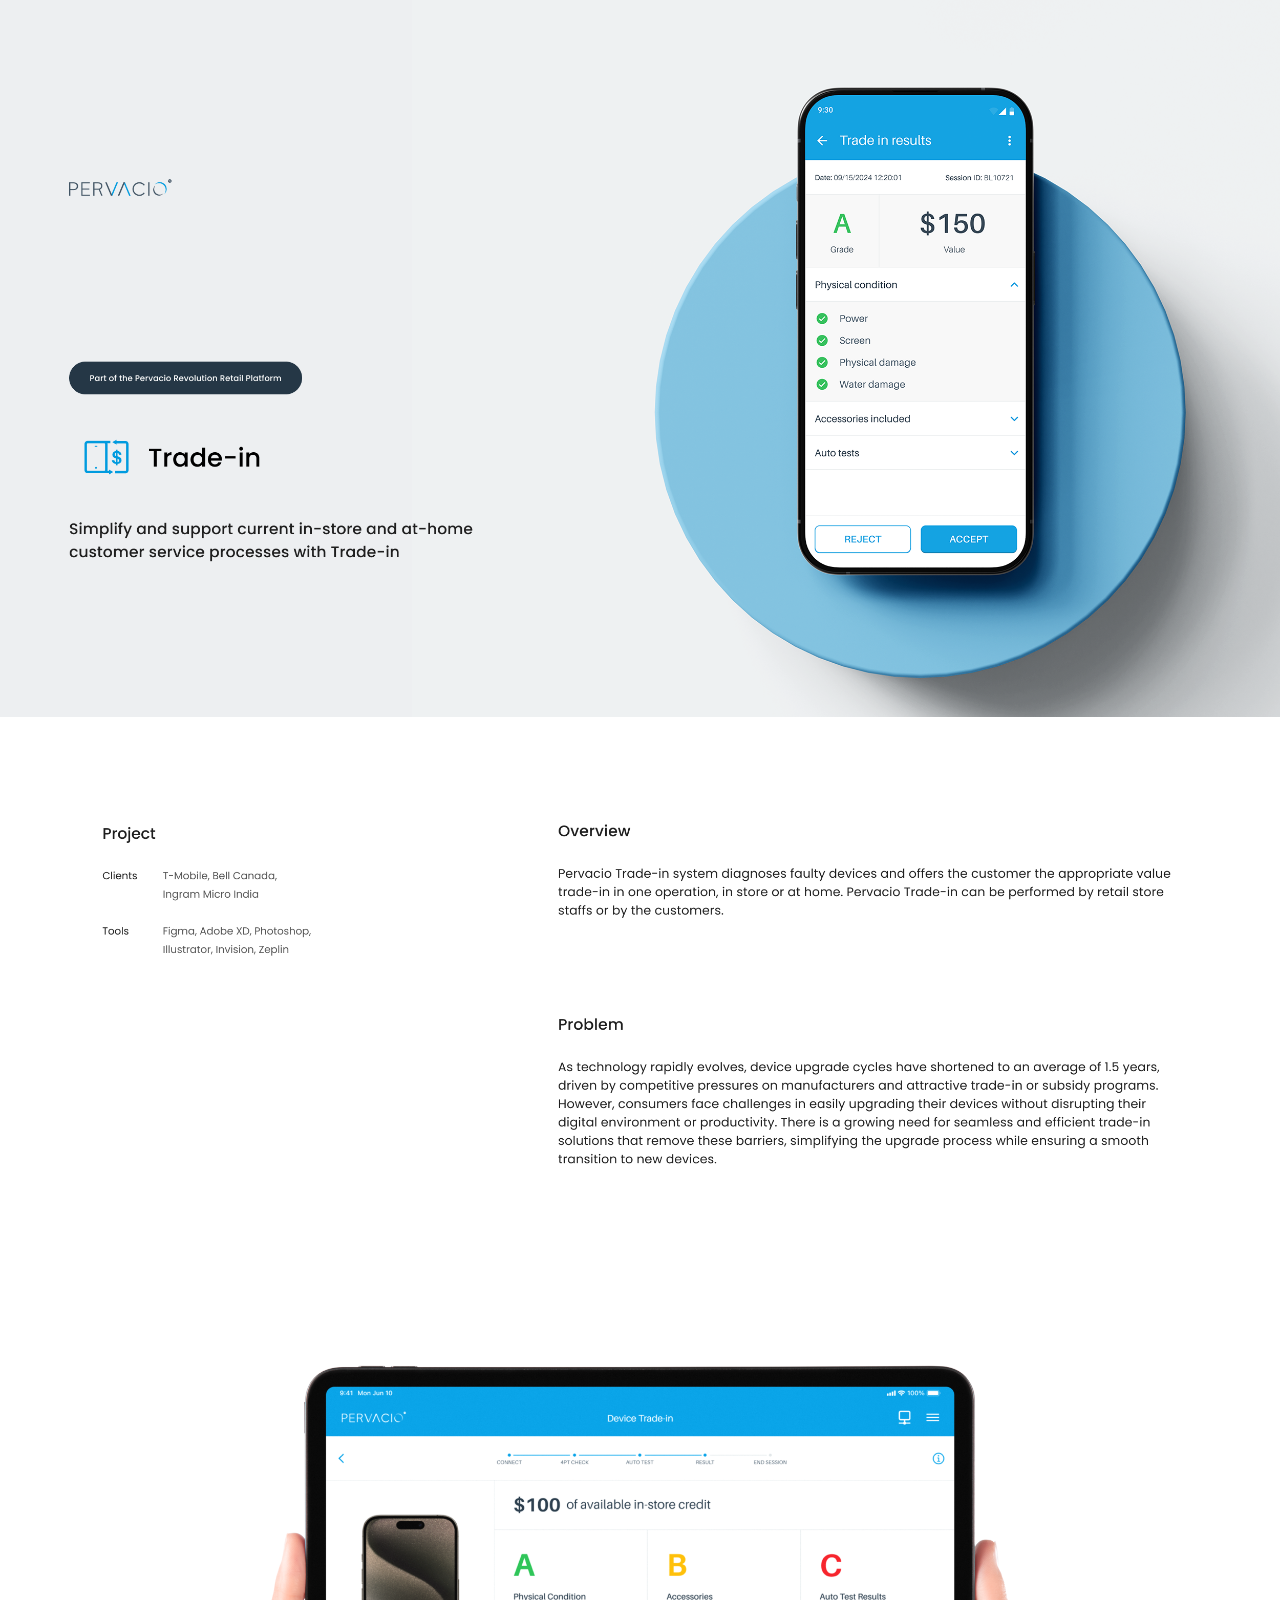
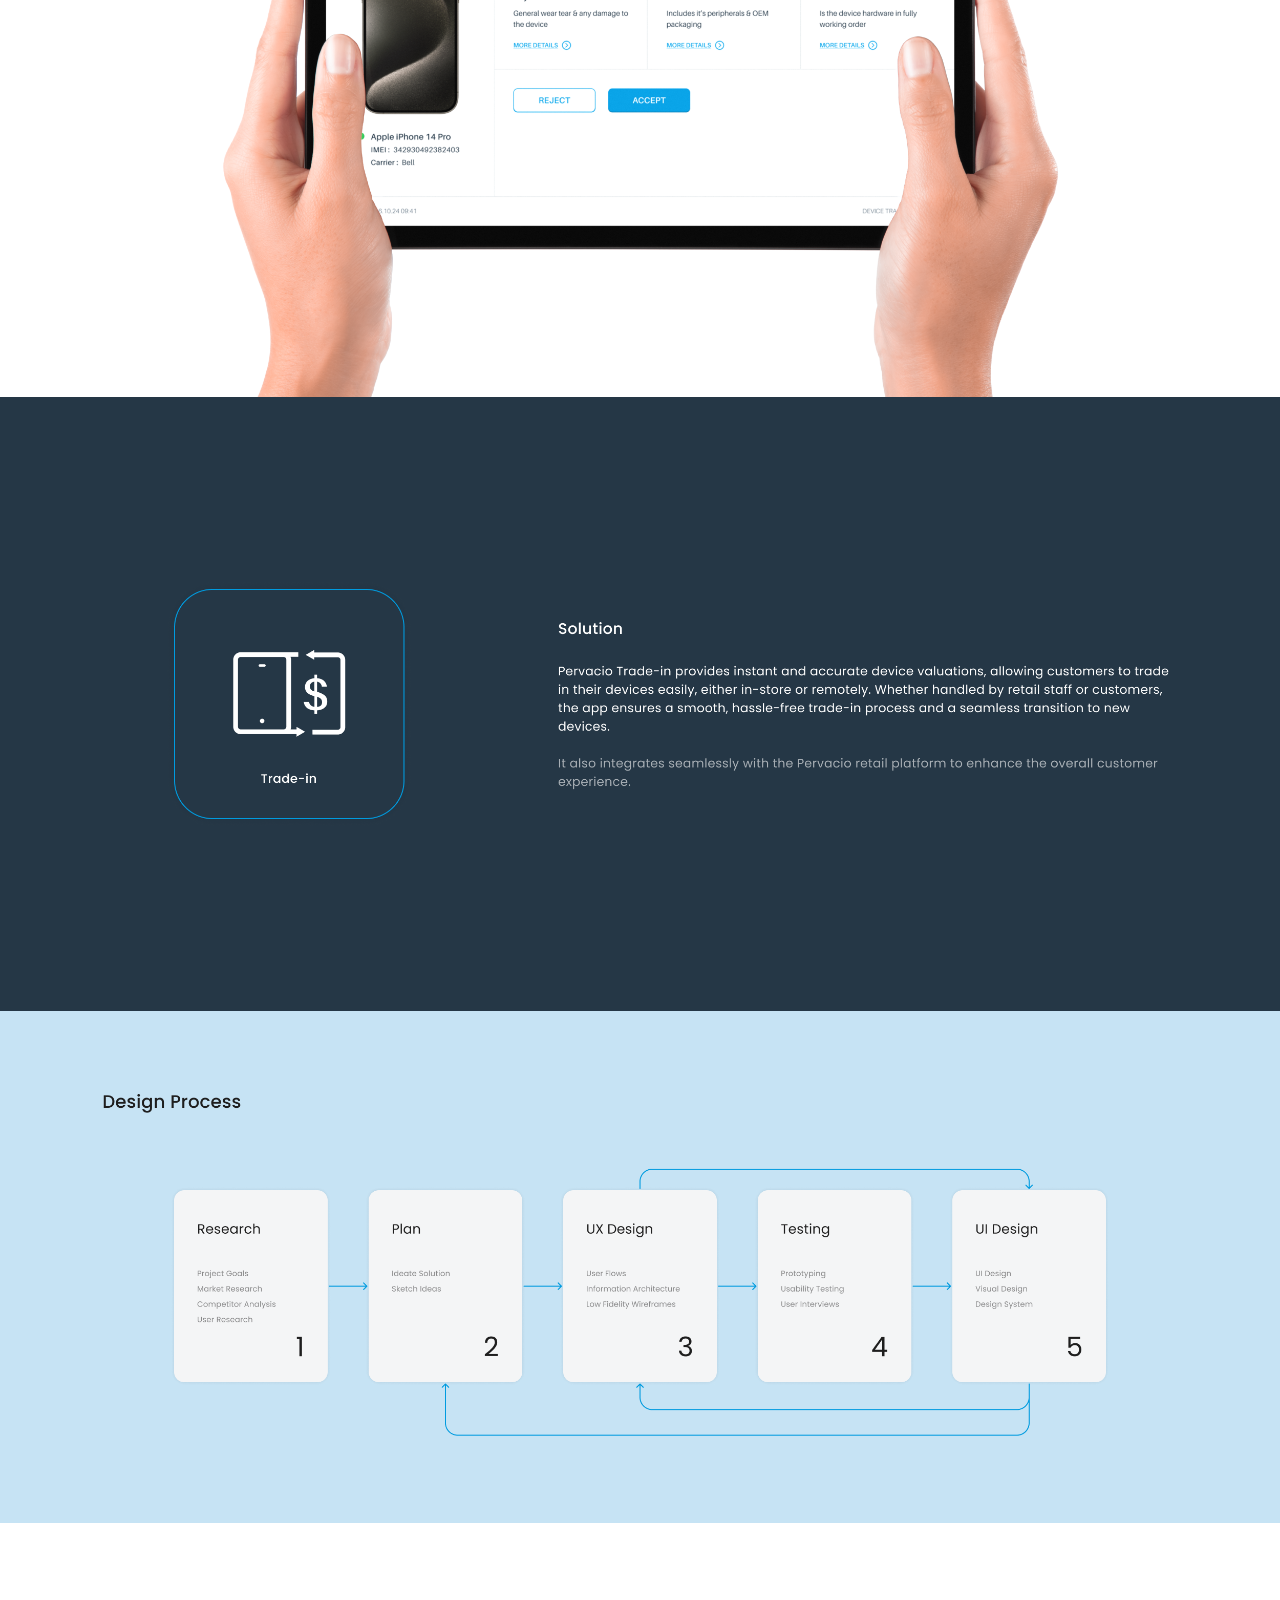
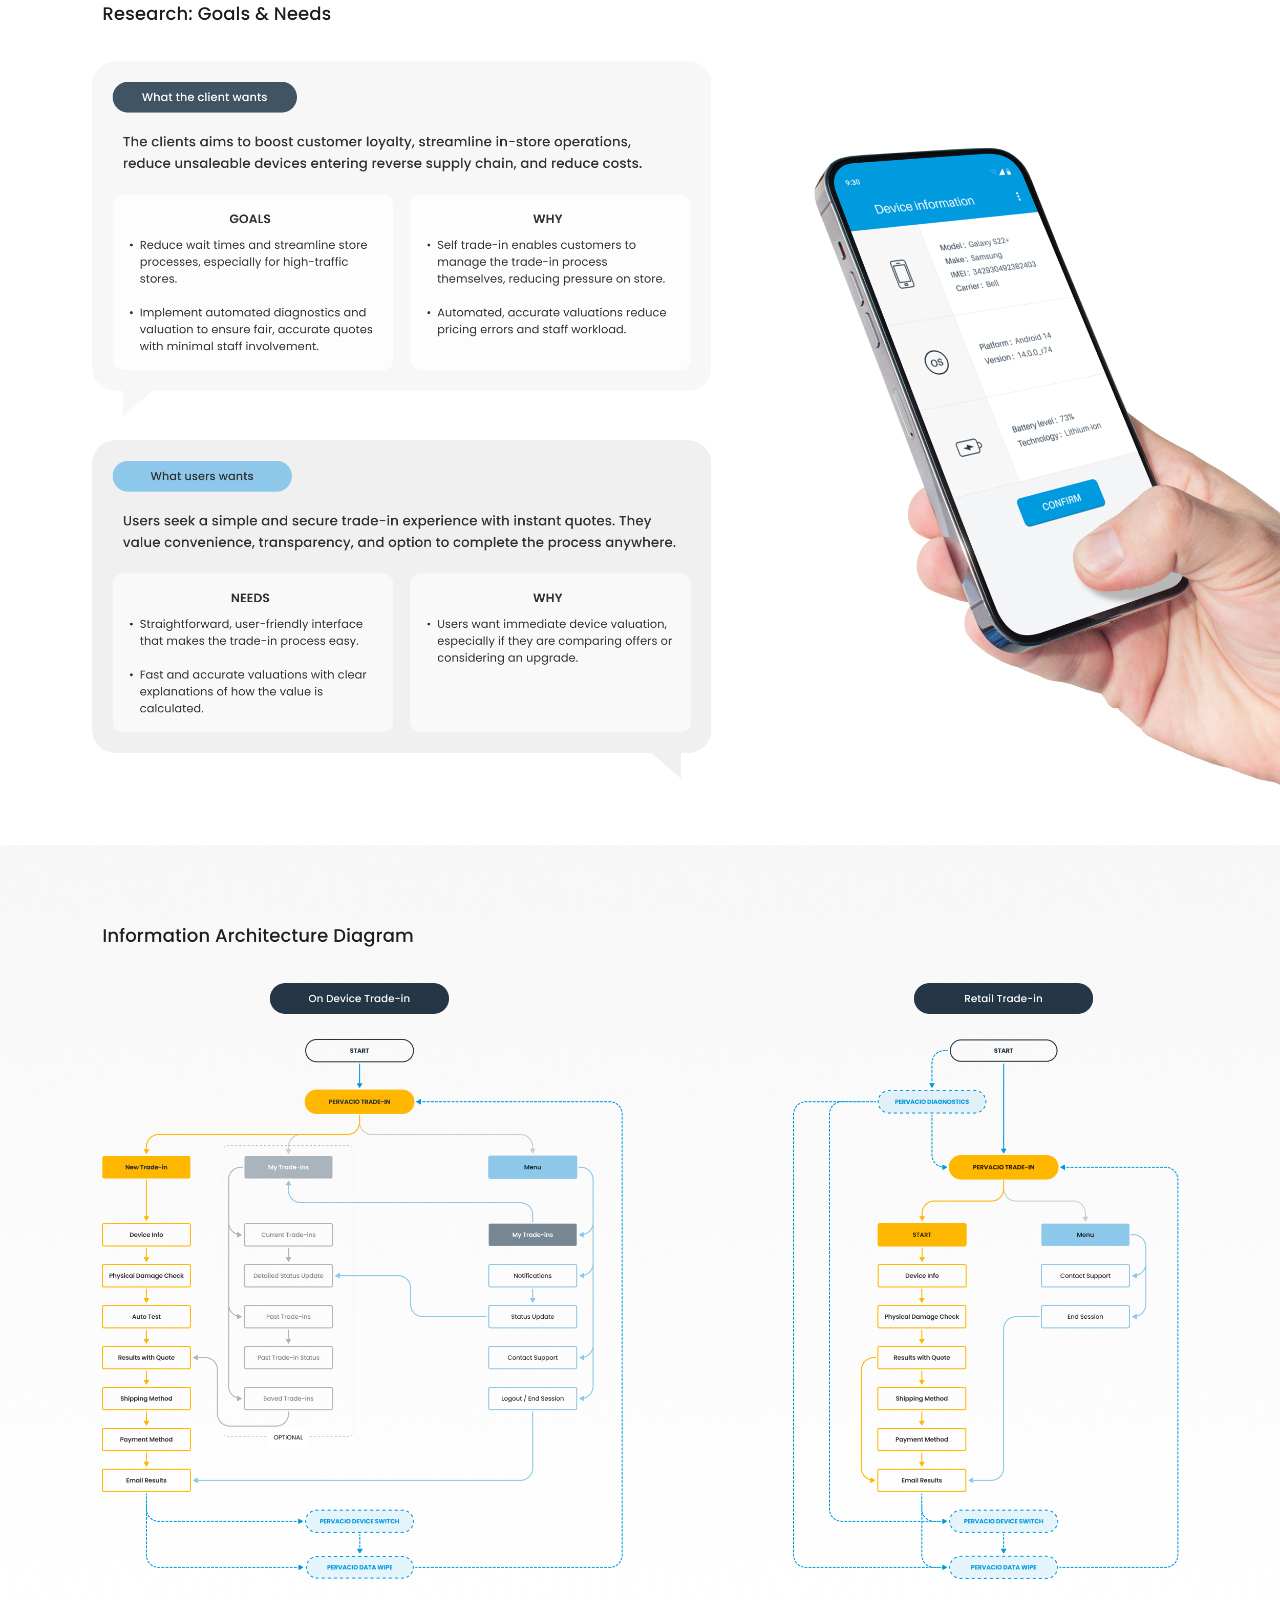
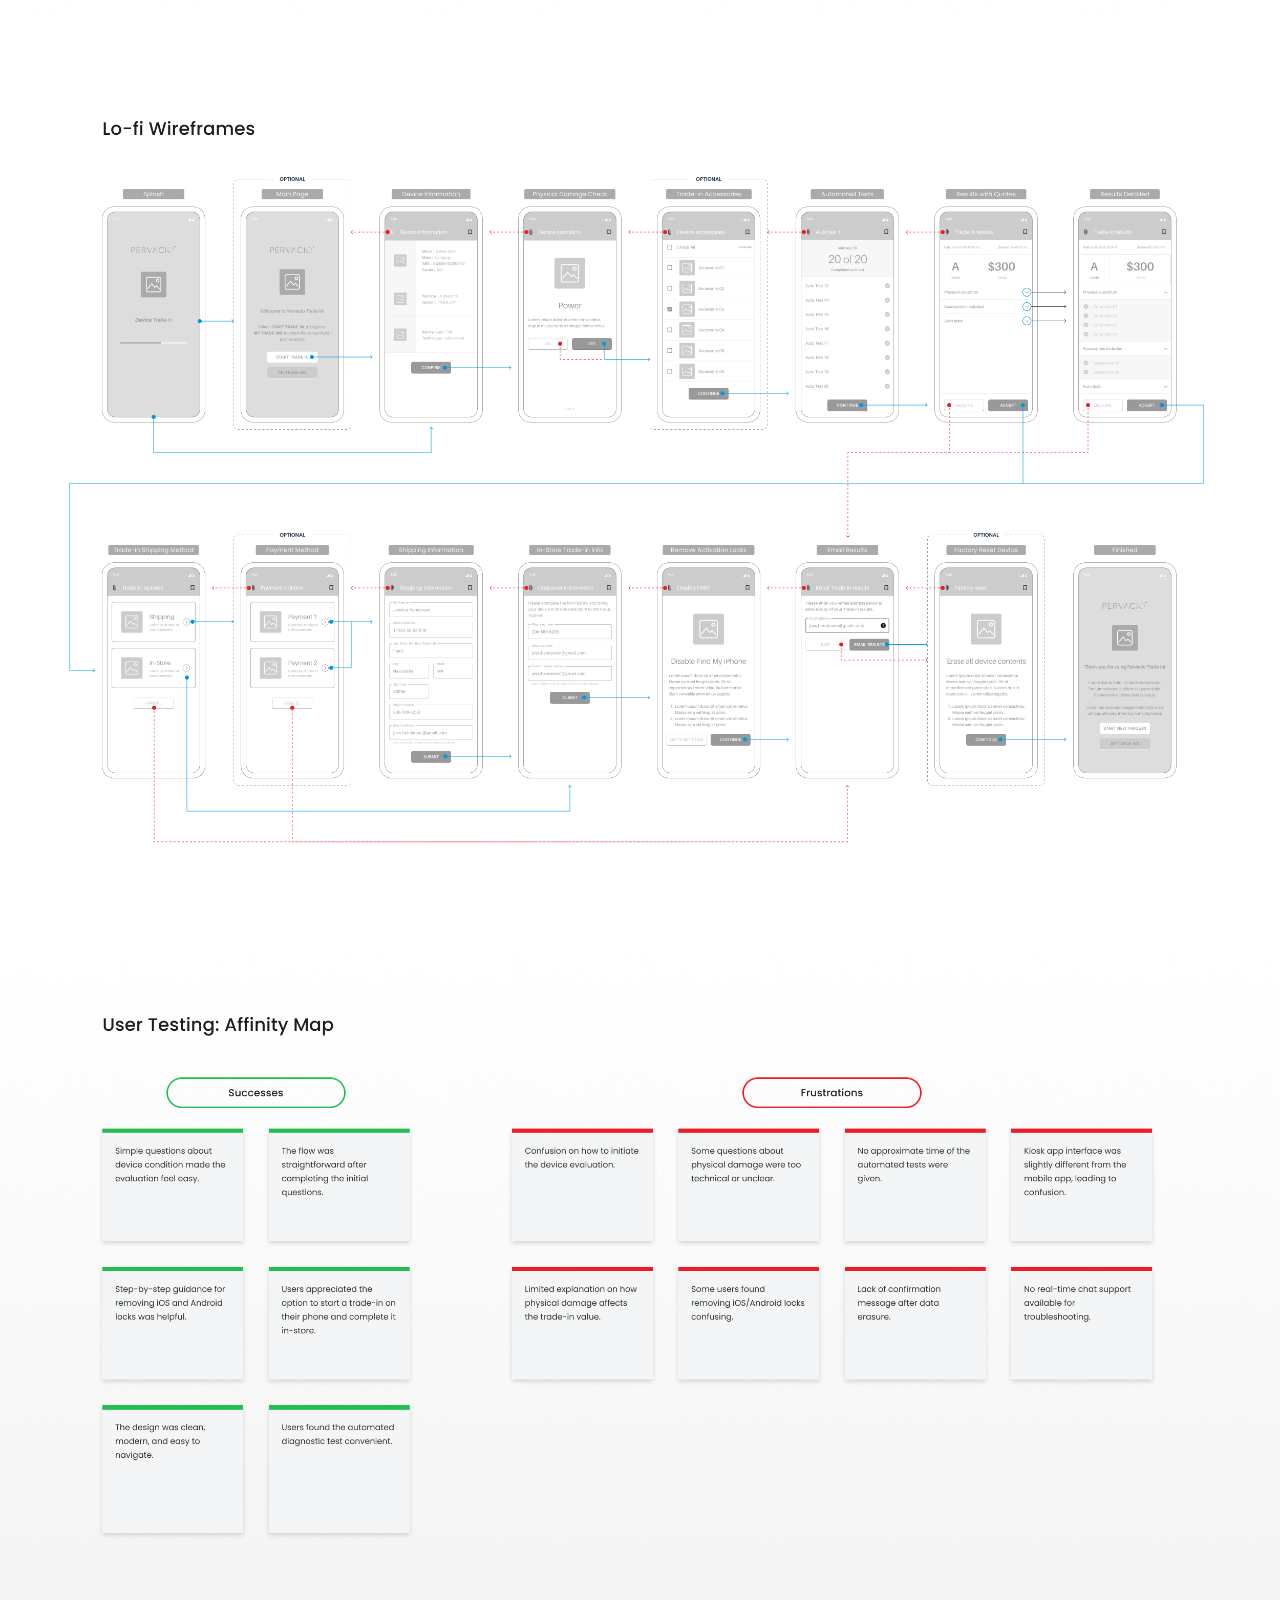
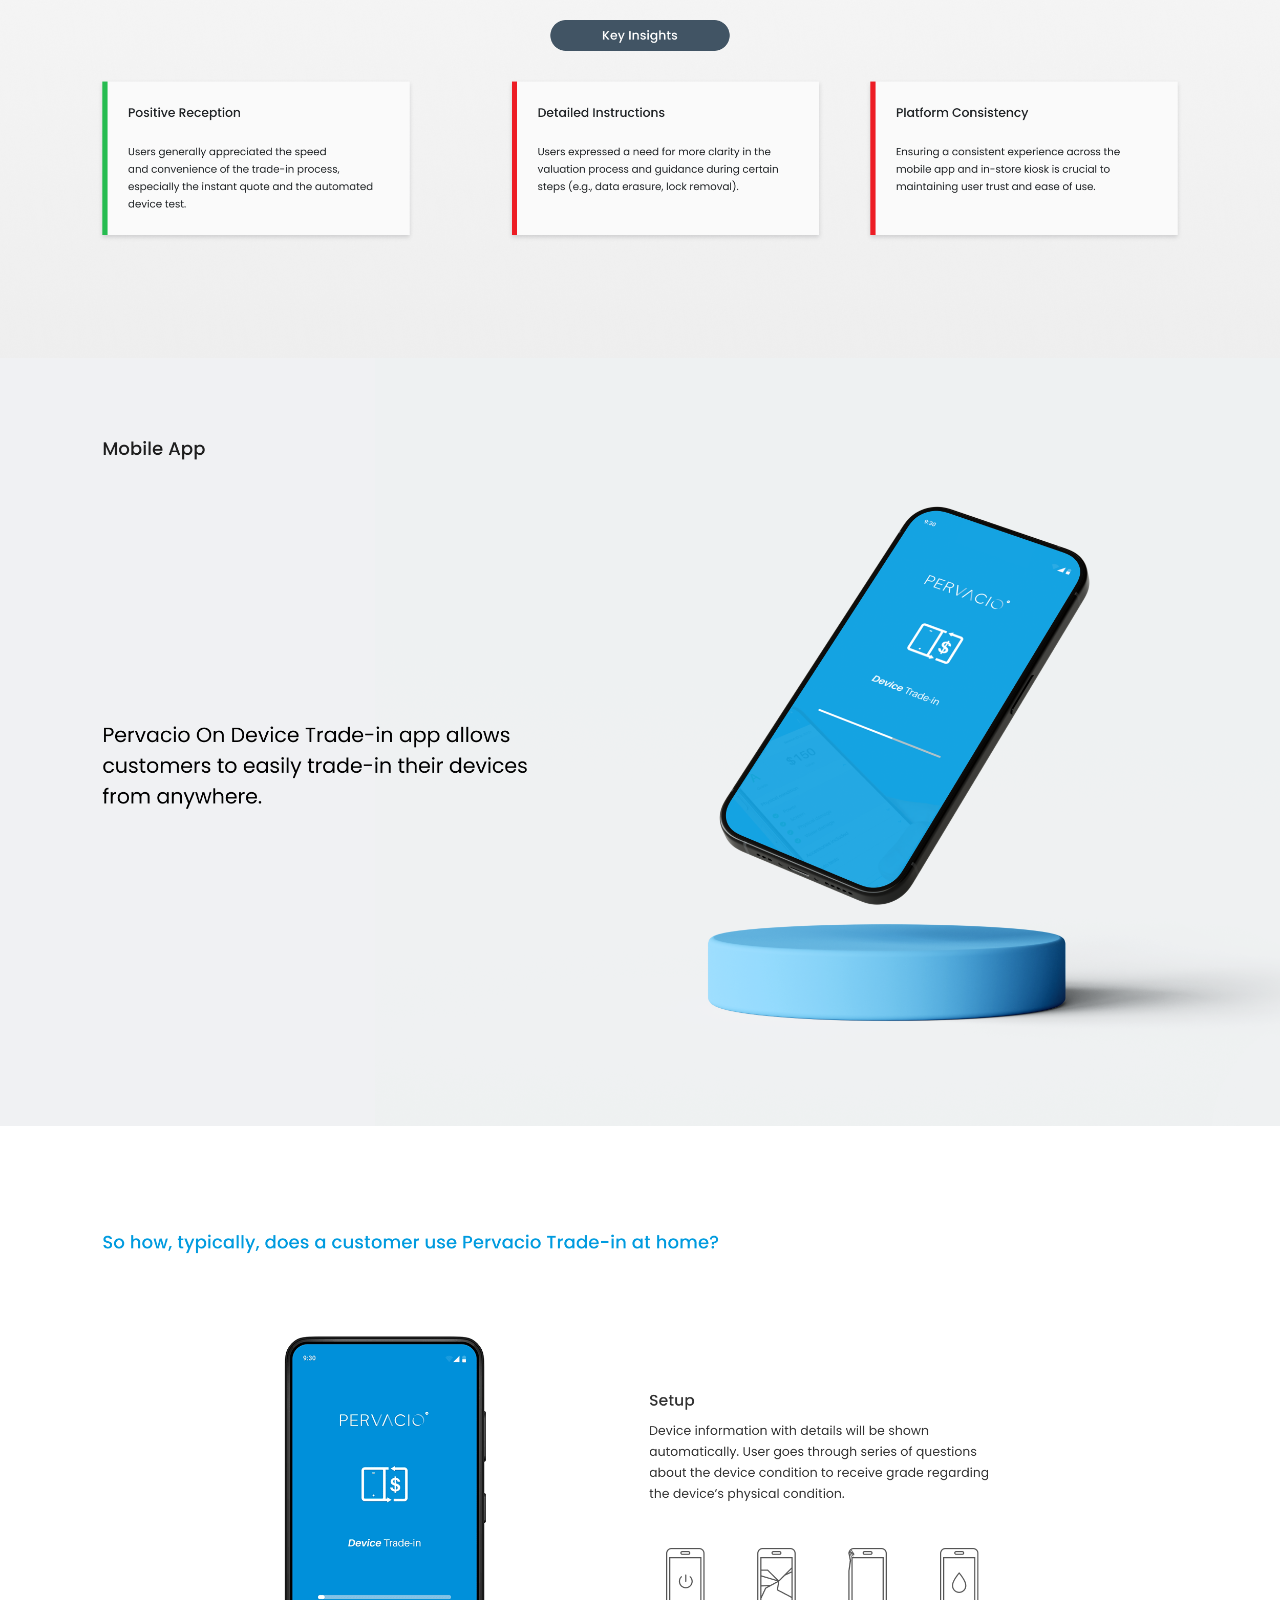
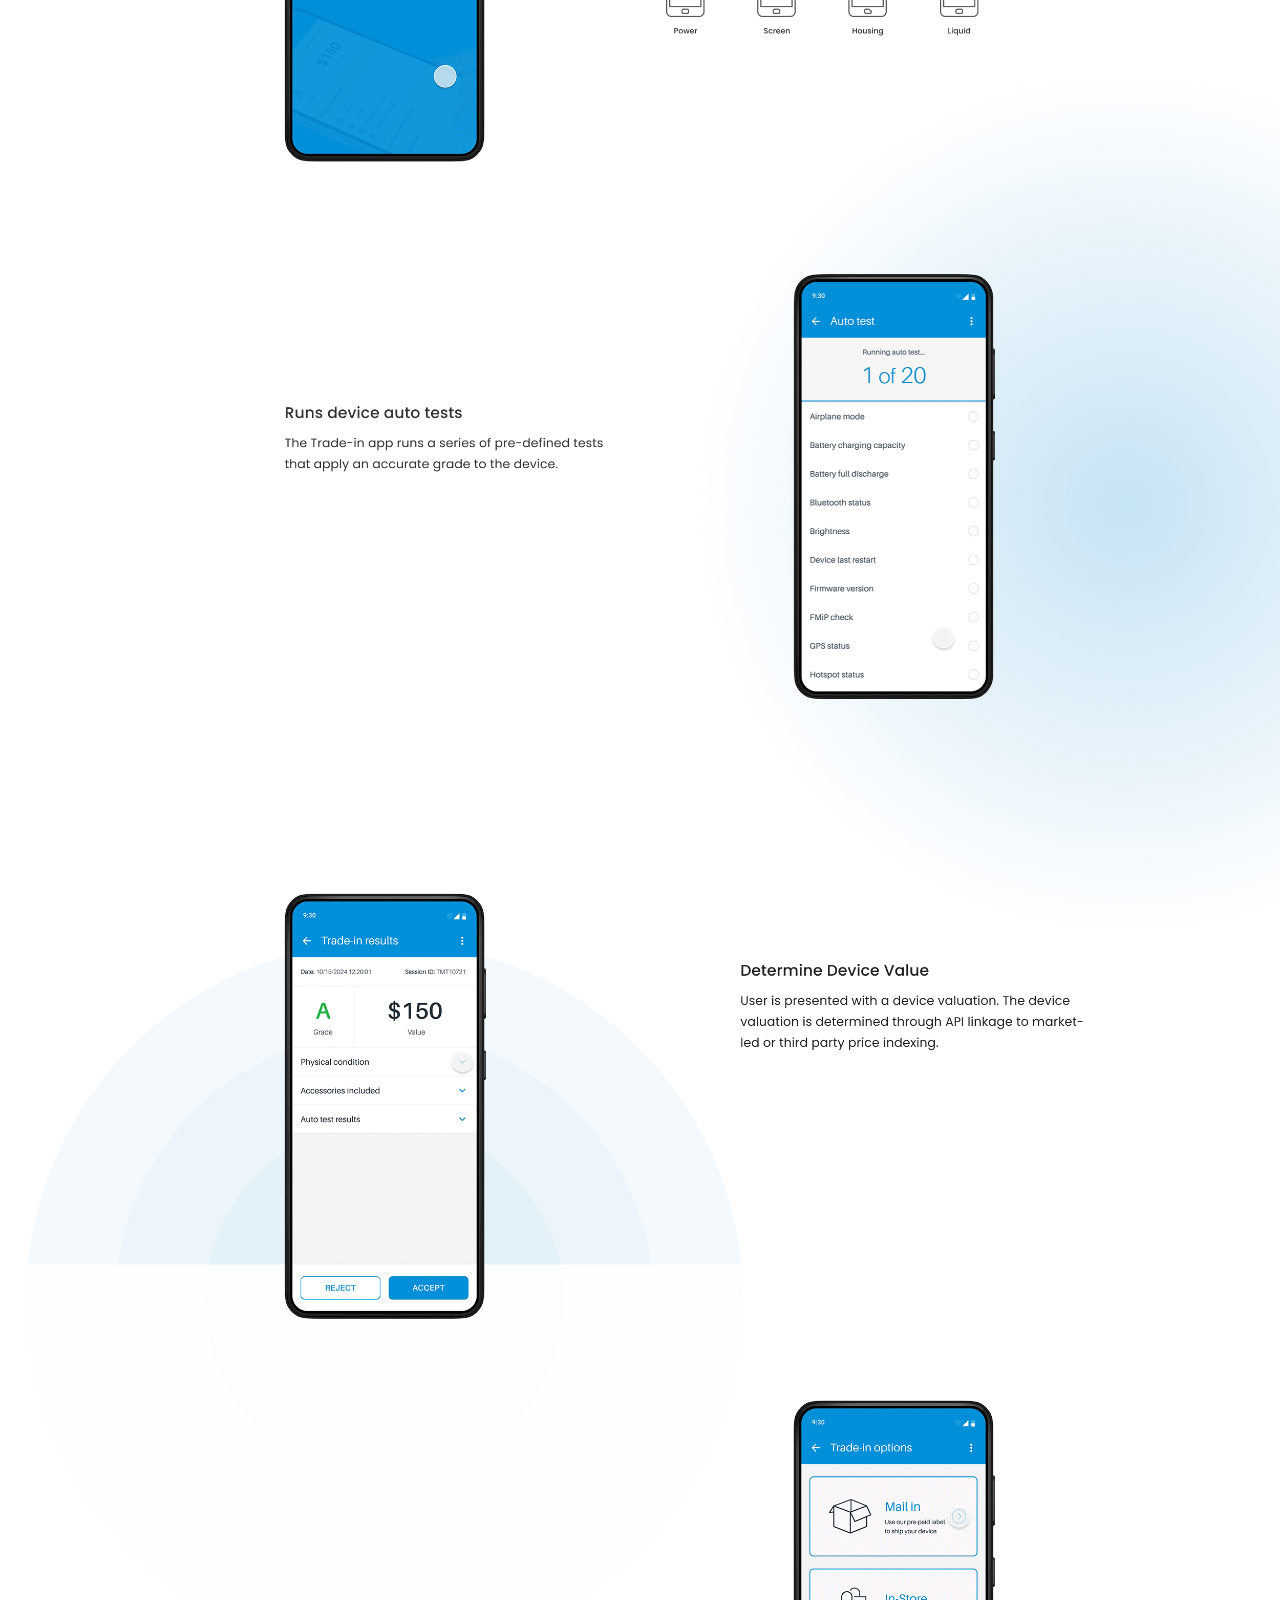
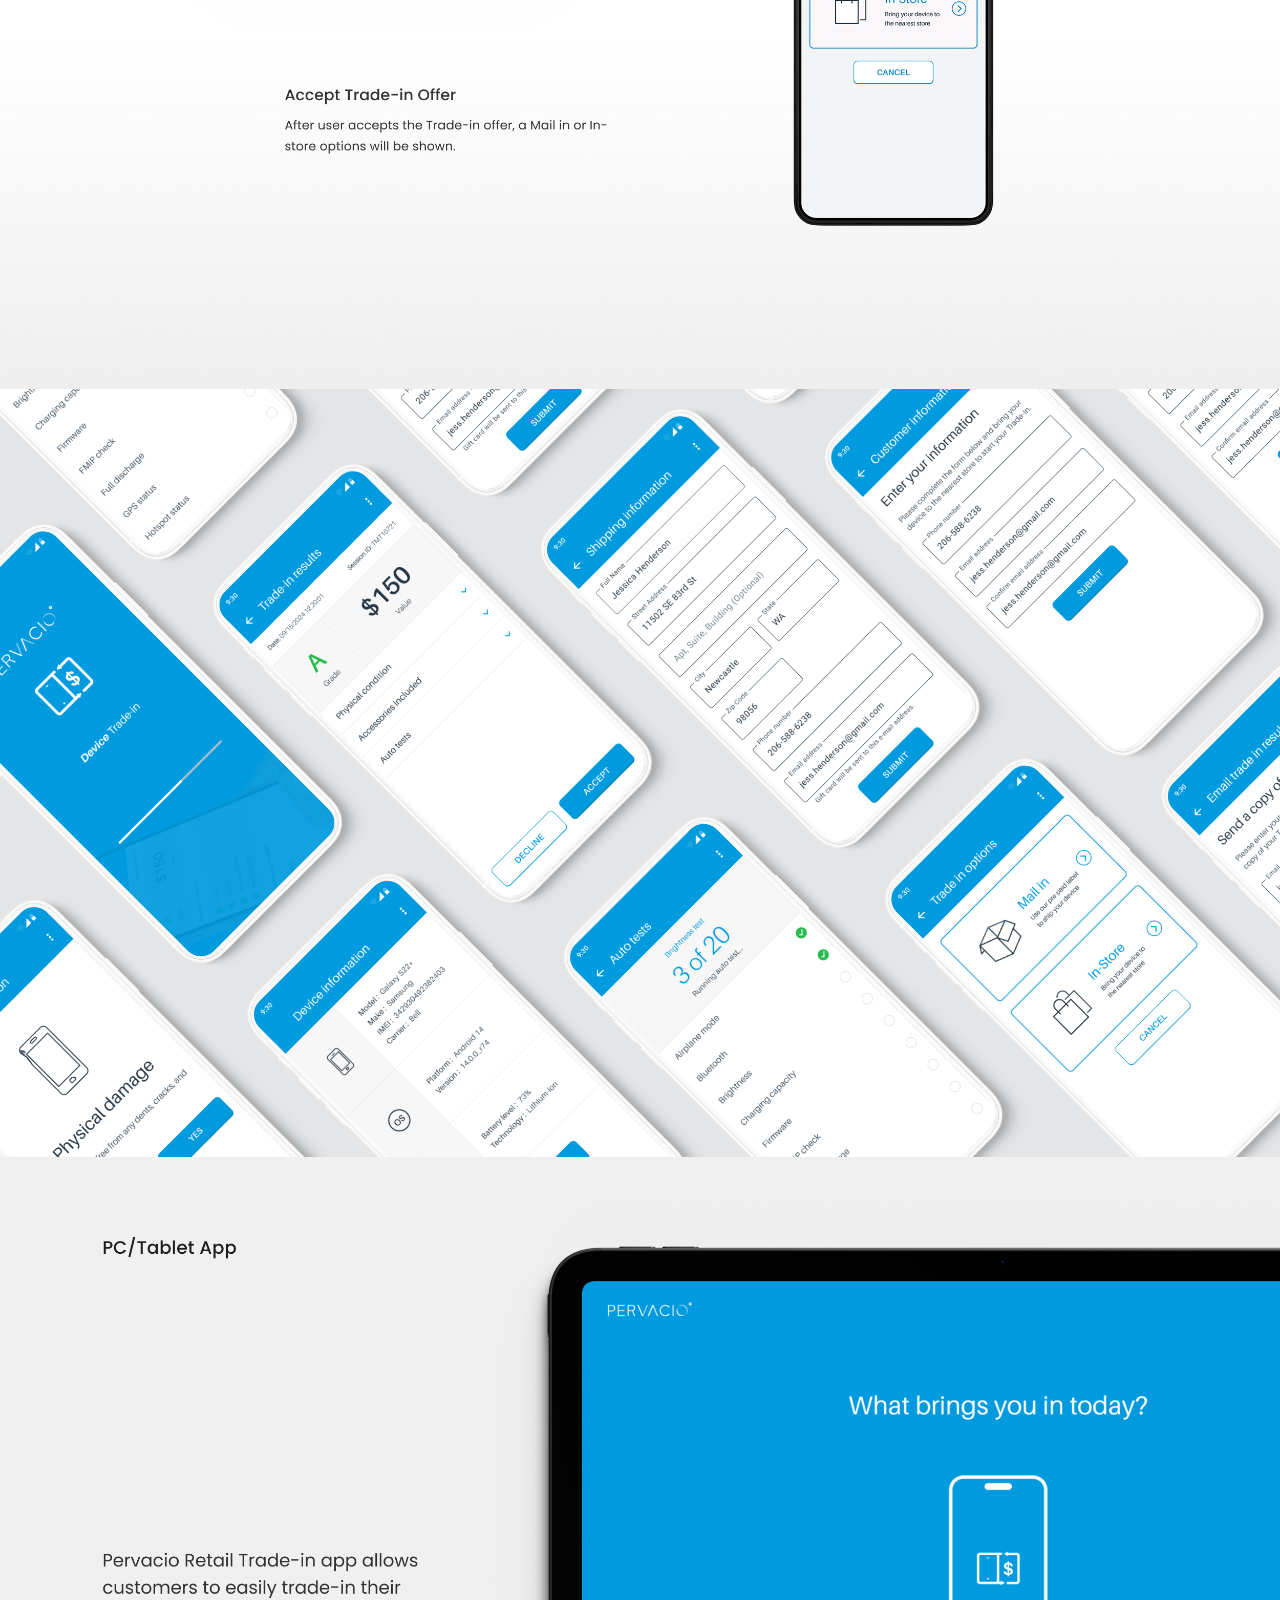
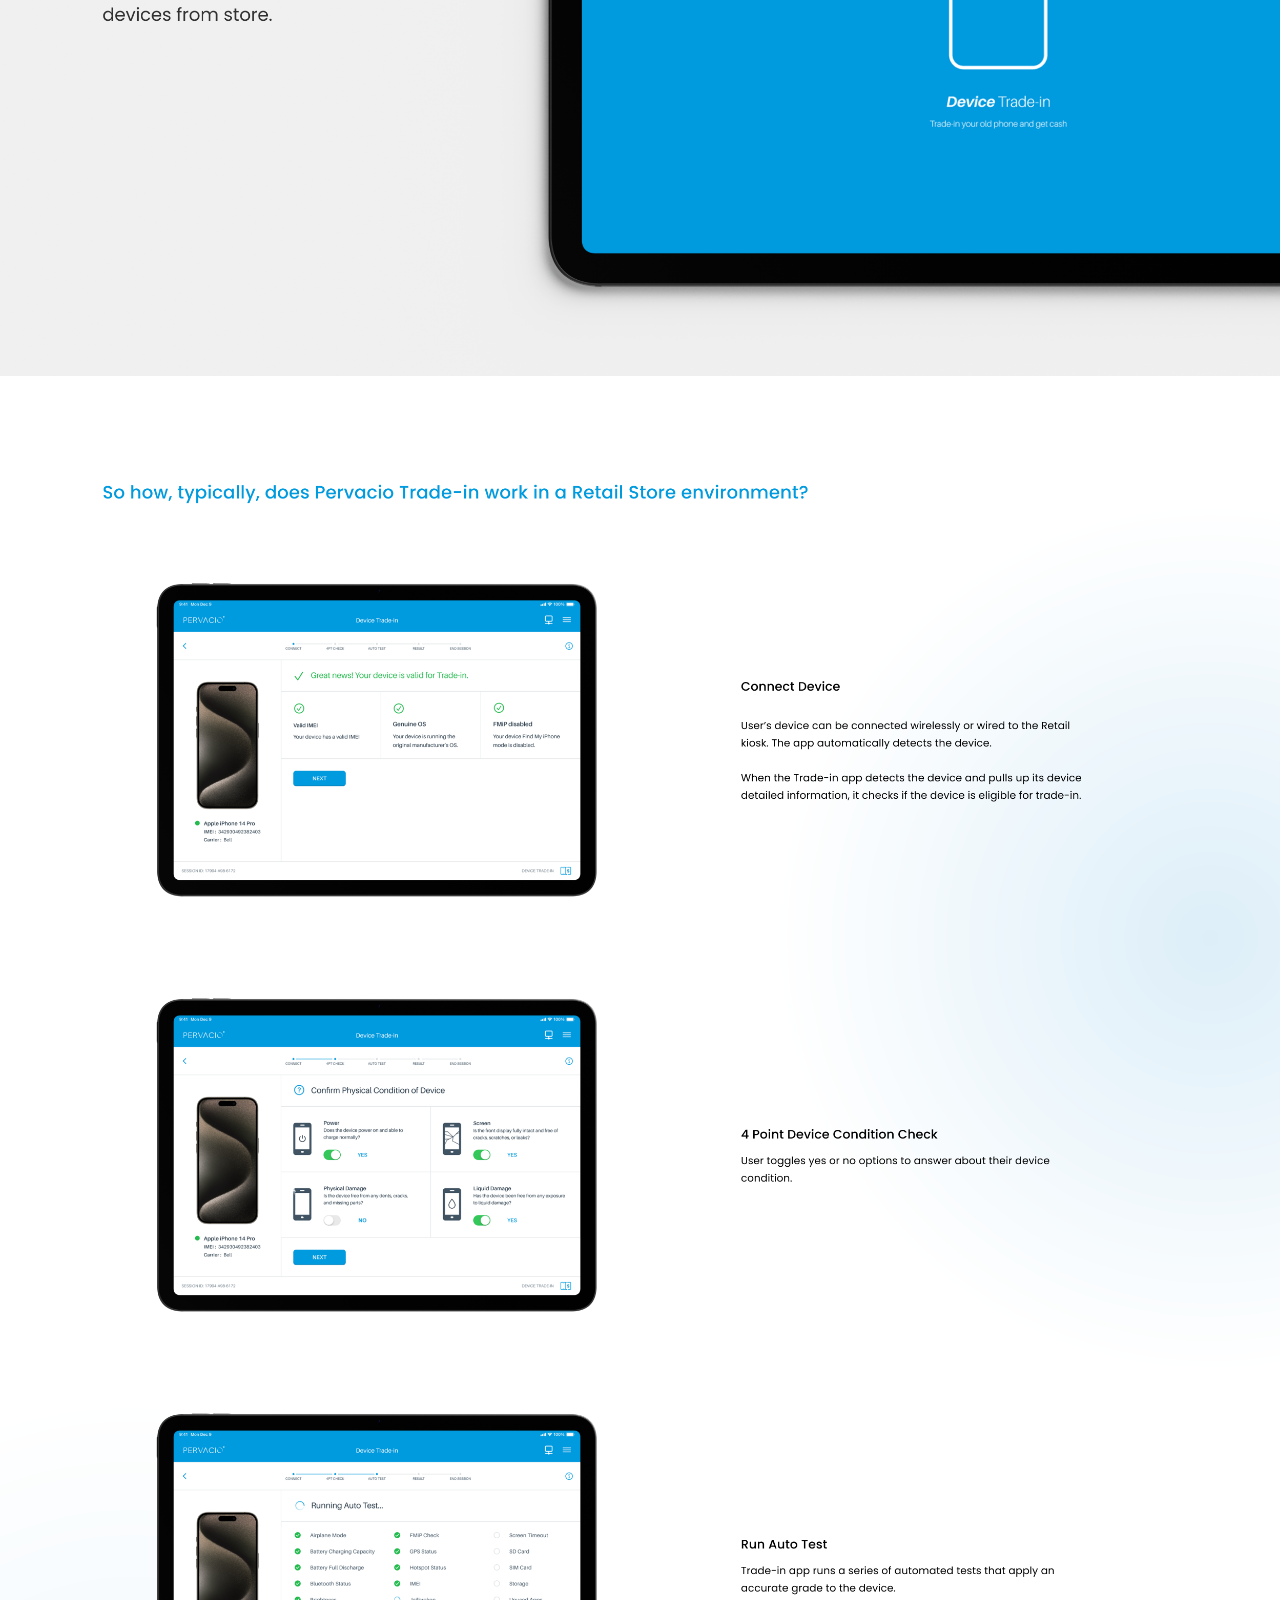
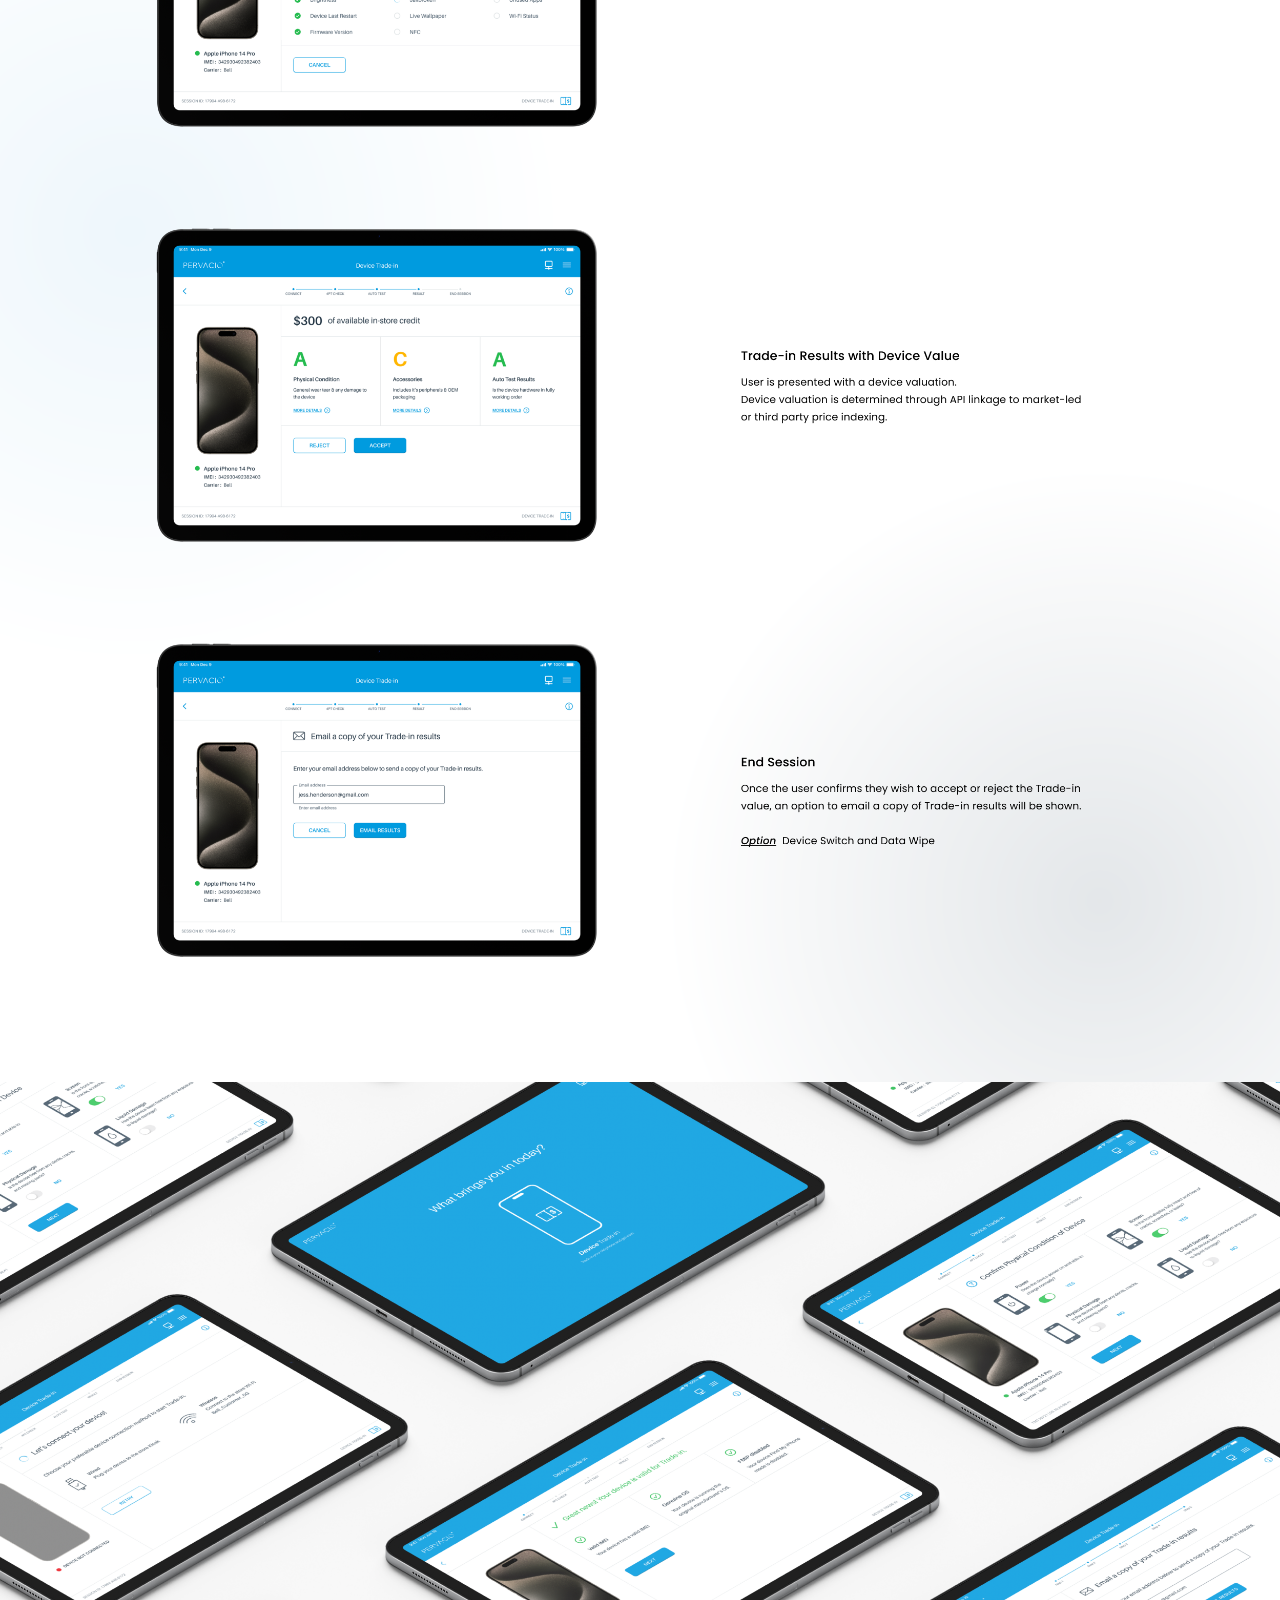
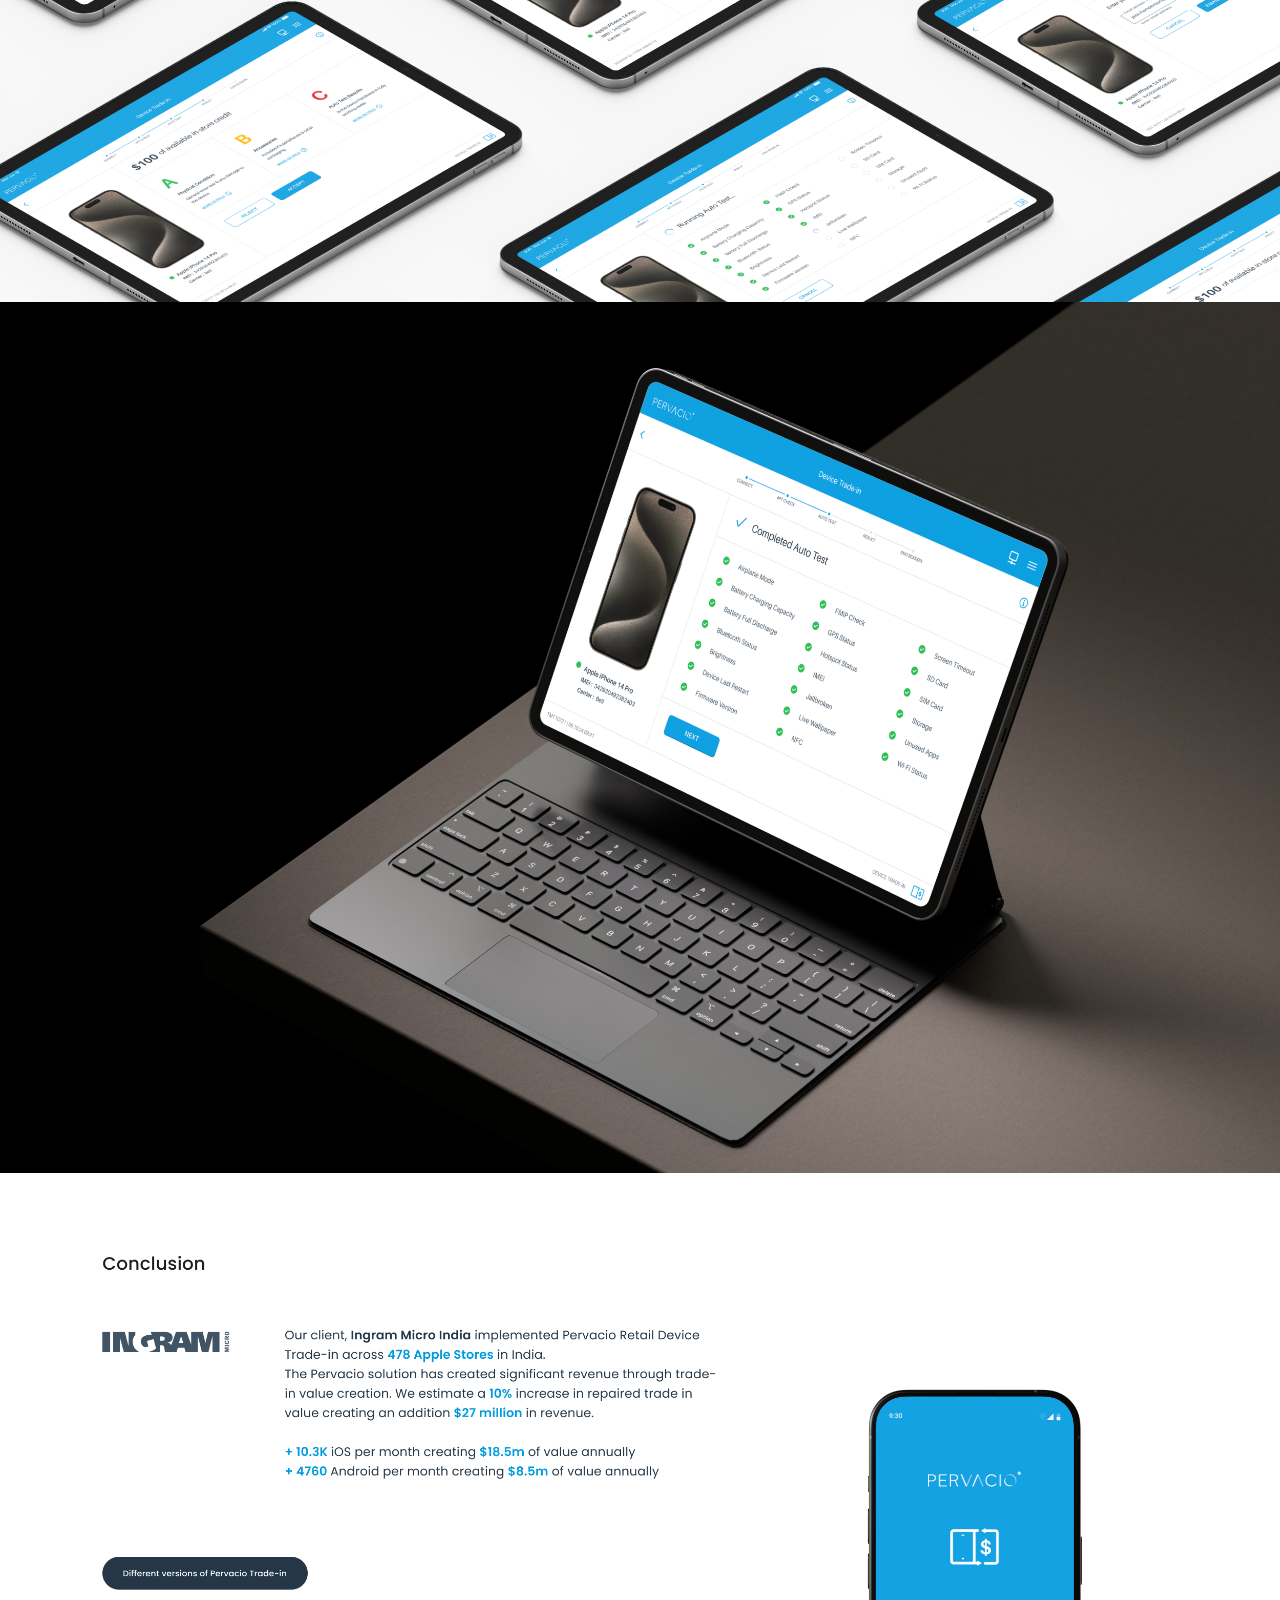
<file: tradein.html>
<html>
    <head>
        <title>Trade In</title>
        <link rel="stylesheet" href="style.css" />
    </head>
    <body>
        <img class="fill" src="images/tradein_00.png" />
        <img class="fill" src="images/tradein_01.png" />
        <img class="fill" src="images/tradein_02.png" />
        <img class="fill" src="images/tradein_03.png" />
        <img class="fill" src="images/tradein_04.png" />
        <img class="fill" src="images/tradein_05.png" />
        <img class="fill" src="images/tradein_06.png" />
        <img class="fill" src="images/tradein_07.png" />
        <img class="fill" src="images/tradein_08.png" />
        <img class="fill" src="images/tradein_09.png" />
        <img class="fill" src="images/tradein_10.png" />
        <img class="fill" src="images/tradein_11.png" />
        <img class="fill" src="images/tradein_12.png" />
        <img class="fill" src="images/tradein_13.png" />
        <img class="fill" src="images/tradein_14.png" />
        <img class="fill" src="images/tradein_15.png" />
        <img class="fill" src="images/tradein_16.png" />
    </body>
</html>
</file>
<file: style.css>
body {
    margin: 0;
}

img.fill {
    width: 100%;
    height: auto;
}

@media screen and (max-width: 600px) {
    img.mobile {
    }
    img.desktop {
        display: none;
    }
}

@media screen and not (max-width: 600px) {
    img.mobile {
        display: none;
    }
    img.desktop {
    }
}
</file>
